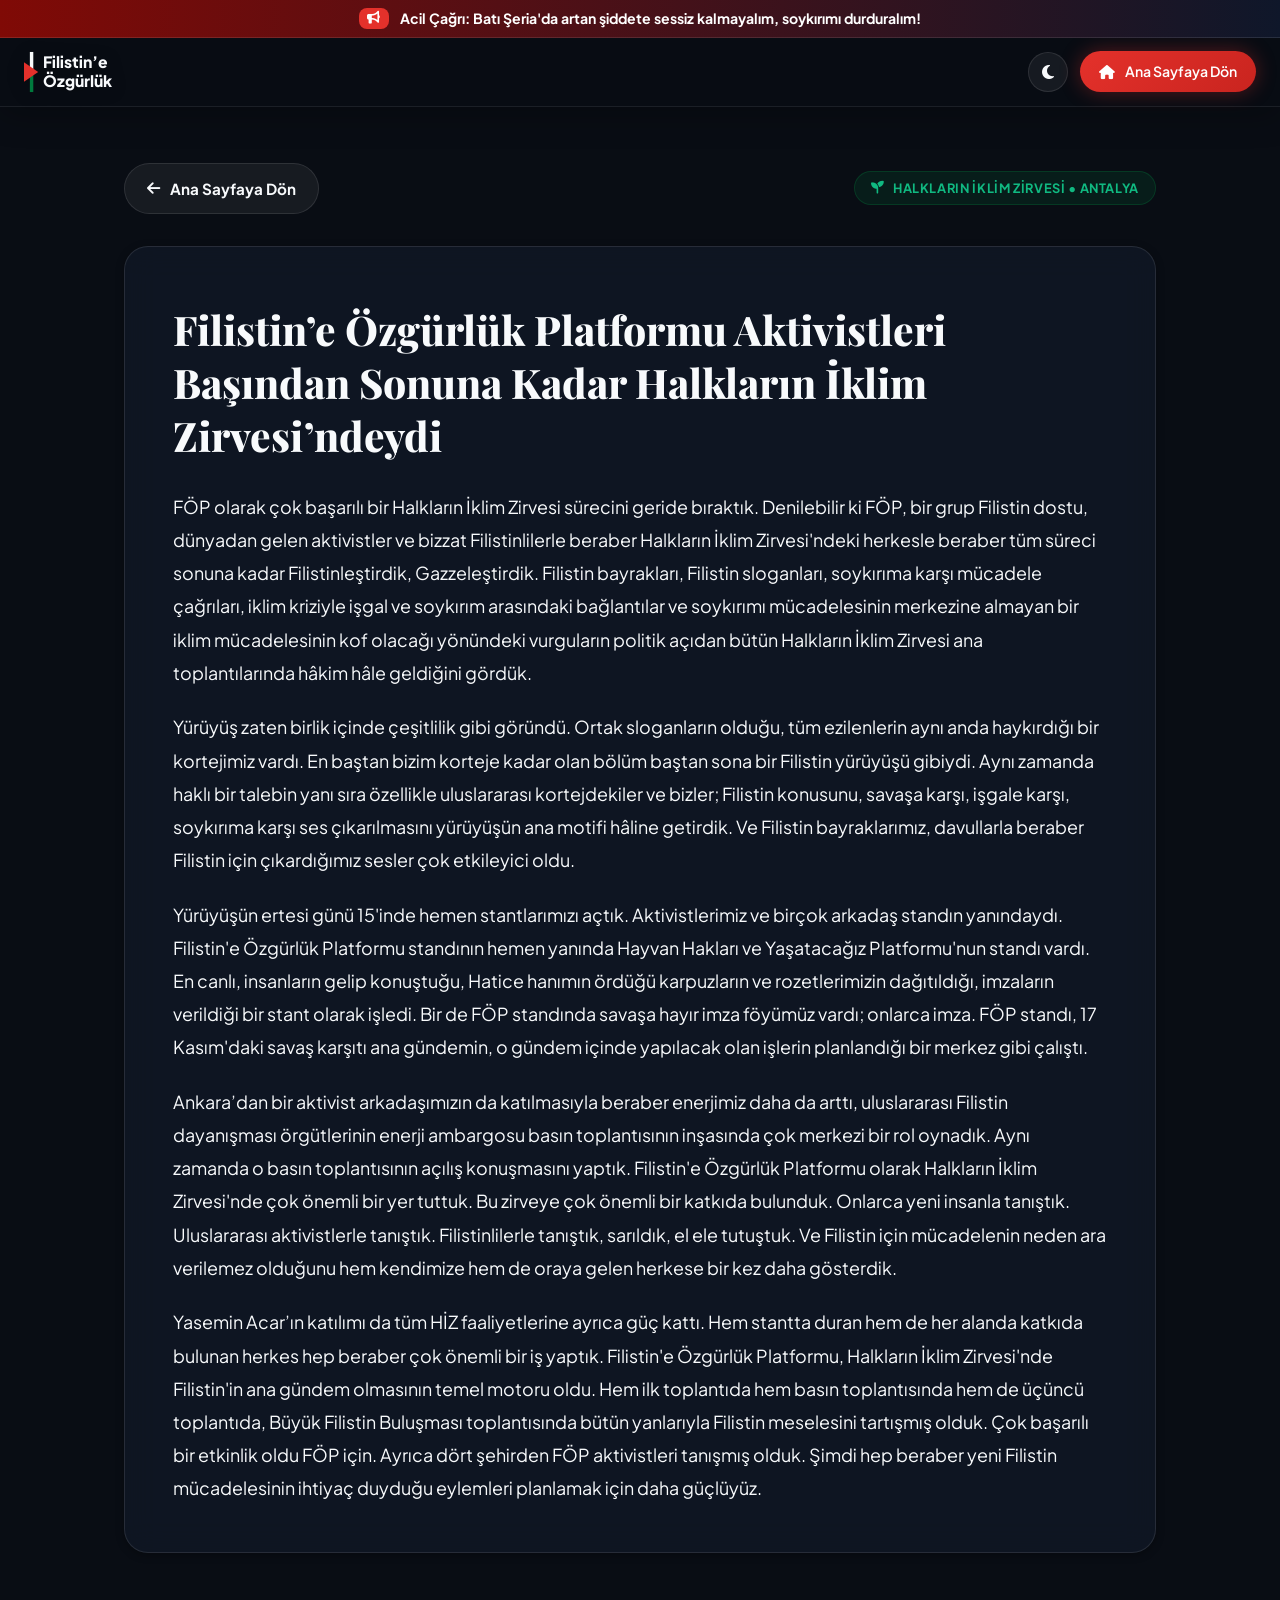
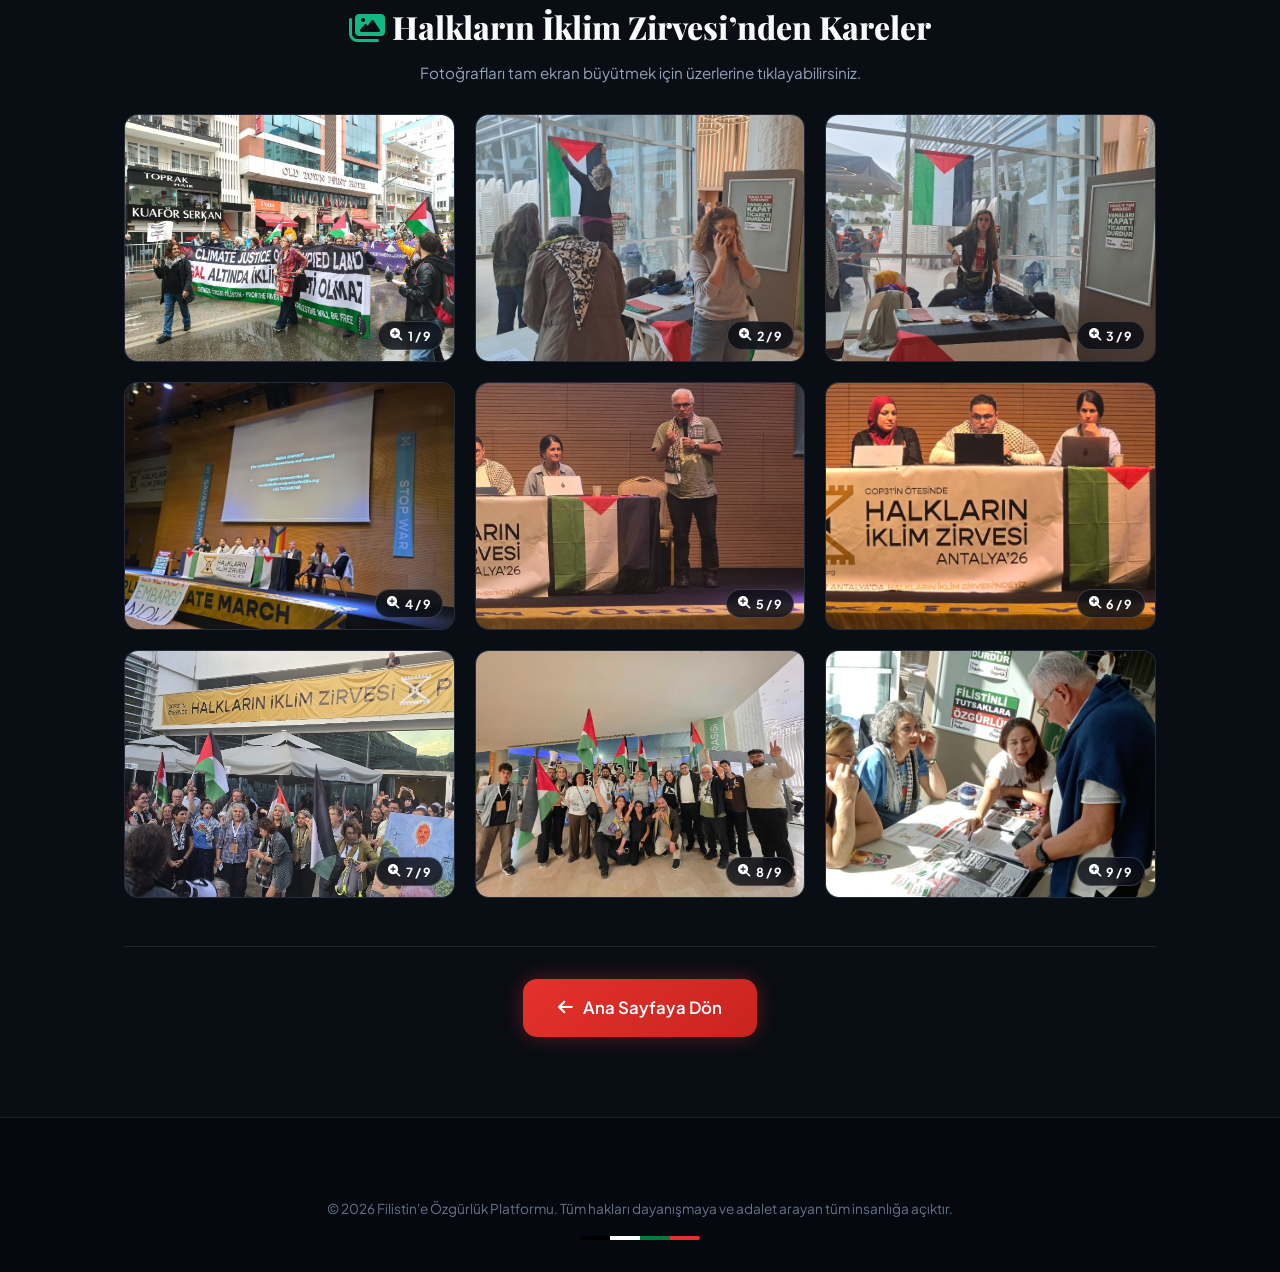
<file: hiz.html>
<!DOCTYPE html>
<html lang="tr" data-theme="dark">
<head>
    <meta charset="UTF-8">
    <meta name="viewport" content="width=device-width, initial-scale=1.0">
    <title>Filistin’e Özgürlük Platformu Aktivistleri Başından Sonuna Kadar Halkların İklim Zirvesi’ndeydi | Filistin'e Özgürlük Platformu</title>
    <meta name="description" content="Filistin’e Özgürlük Platformu (FÖP) aktivistlerinin Antalya Halkların İklim Zirvesi (HİZ) değerlendirmesi ve fotoğraf galerisi.">

    <!-- Google Fonts -->
    <link rel="preconnect" href="https://fonts.googleapis.com">
    <link rel="preconnect" href="https://fonts.gstatic.com" crossorigin>
    <link href="https://fonts.googleapis.com/css2?family=Plus+Jakarta+Sans:wght@400;500;600;700;800&family=Playfair+Display:ital,wght@0,600;0,800;1,400&display=swap" rel="stylesheet">

    <!-- FontAwesome for crisp icons -->
    <link rel="stylesheet" href="https://cdnjs.cloudflare.com/ajax/libs/font-awesome/6.5.1/css/all.min.css">

    <!-- Main Stylesheet -->
    <link rel="stylesheet" href="style.css">

    <style>
        .hiz-page-section {
            padding: 3.5rem 0 5rem;
            position: relative;
        }

        .hiz-page-container {
            max-width: 1080px;
            margin: 0 auto;
            padding: 0 1.5rem;
        }

        .hiz-back-bar {
            display: flex;
            align-items: center;
            justify-content: space-between;
            flex-wrap: wrap;
            gap: 1rem;
            margin-bottom: 2rem;
        }

        .hiz-back-bar.bottom {
            margin-top: 3rem;
            margin-bottom: 0;
            justify-content: center;
            padding-top: 2rem;
            border-top: 1px solid var(--border-color);
        }

        .hiz-back-btn {
            display: inline-flex;
            align-items: center;
            gap: 0.6rem;
            padding: 0.75rem 1.4rem;
            border-radius: var(--radius-full);
            font-weight: 700;
            font-size: 0.95rem;
            background: rgba(255, 255, 255, 0.06);
            border: 1px solid var(--border-color);
            color: var(--text-primary);
            text-decoration: none;
            transition: all var(--transition-fast);
        }

        .hiz-back-btn:hover {
            background: var(--palestine-green);
            border-color: var(--palestine-green);
            color: #FFFFFF;
            transform: translateY(-2px);
            box-shadow: var(--shadow-green-glow);
        }

        .hiz-article-card {
            padding: clamp(1.5rem, 4vw, 3rem);
            margin-bottom: 3rem;
        }

        .hiz-article-title {
            font-family: var(--font-serif);
            font-size: clamp(1.65rem, 3.6vw, 2.55rem);
            font-weight: 800;
            line-height: 1.3;
            color: var(--text-primary);
            margin: 0.5rem 0 1.75rem;
        }

        .hiz-article-content {
            display: flex;
            flex-direction: column;
            gap: 1.35rem;
        }

        .hiz-article-content p {
            font-size: clamp(1.02rem, 1.5vw, 1.12rem);
            line-height: 1.85;
            color: var(--text-primary);
            margin: 0;
        }

        .hiz-gallery-header {
            margin-bottom: 1.75rem;
            text-align: center;
        }

        .hiz-gallery-title {
            font-family: var(--font-serif);
            font-size: clamp(1.45rem, 3vw, 2rem);
            font-weight: 800;
            color: var(--text-primary);
            margin-bottom: 0.4rem;
        }

        .hiz-gallery-subtitle {
            color: var(--text-secondary);
            font-size: 0.95rem;
        }

        .hiz-gallery-grid {
            display: grid;
            grid-template-columns: repeat(3, minmax(0, 1fr));
            gap: 1.25rem;
        }

        .hiz-gallery-item {
            position: relative;
            border-radius: var(--radius-md);
            overflow: hidden;
            border: 1px solid var(--border-color);
            background: rgba(15, 23, 42, 0.7);
            cursor: pointer;
            aspect-ratio: 4 / 3;
            padding: 0;
            display: block;
            width: 100%;
            transition: transform var(--transition-normal), border-color var(--transition-normal), box-shadow var(--transition-normal);
        }

        .hiz-gallery-item:hover,
        .hiz-gallery-item:focus-visible {
            transform: translateY(-4px);
            border-color: var(--palestine-green);
            box-shadow: var(--shadow-lg);
            outline: none;
        }

        .hiz-gallery-item img {
            width: 100%;
            height: 100%;
            object-fit: cover;
            display: block;
            transition: transform 0.4s ease;
        }

        .hiz-gallery-item:hover img {
            transform: scale(1.04);
        }

        .hiz-gallery-zoom-badge {
            position: absolute;
            bottom: 0.65rem;
            right: 0.65rem;
            background: rgba(9, 13, 20, 0.82);
            color: #FFFFFF;
            border: 1px solid rgba(255, 255, 255, 0.18);
            border-radius: var(--radius-full);
            padding: 0.35rem 0.7rem;
            font-size: 0.78rem;
            font-weight: 700;
            display: inline-flex;
            align-items: center;
            gap: 0.35rem;
            backdrop-filter: blur(6px);
            pointer-events: none;
        }

        /* Lightbox Modal */
        .hiz-lightbox {
            position: fixed;
            inset: 0;
            z-index: 3000;
            background: rgba(5, 8, 14, 0.92);
            backdrop-filter: blur(10px);
            -webkit-backdrop-filter: blur(10px);
            display: none;
            align-items: center;
            justify-content: center;
            padding: 1.5rem;
        }

        .hiz-lightbox.active {
            display: flex;
        }

        .hiz-lightbox-inner {
            position: relative;
            max-width: 1120px;
            width: 100%;
            max-height: 90vh;
            display: flex;
            flex-direction: column;
            align-items: center;
            justify-content: center;
        }

        .hiz-lightbox-topbar {
            width: 100%;
            display: flex;
            align-items: center;
            justify-content: space-between;
            margin-bottom: 0.85rem;
            gap: 1rem;
        }

        .hiz-lightbox-counter {
            color: #F8FAFC;
            font-weight: 700;
            font-size: 0.95rem;
            background: rgba(255, 255, 255, 0.08);
            padding: 0.4rem 0.9rem;
            border-radius: var(--radius-full);
            border: 1px solid rgba(255, 255, 255, 0.15);
        }

        .hiz-lightbox-close {
            background: var(--palestine-red);
            color: #FFFFFF;
            border: 1px solid var(--palestine-red);
            border-radius: var(--radius-md);
            padding: 0.5rem 1.1rem;
            font-weight: 700;
            font-size: 0.92rem;
            display: inline-flex;
            align-items: center;
            gap: 0.45rem;
            cursor: pointer;
            transition: all var(--transition-fast);
        }

        .hiz-lightbox-close:hover {
            background: var(--palestine-red-hover);
        }

        .hiz-lightbox-stage {
            position: relative;
            width: 100%;
            display: flex;
            align-items: center;
            justify-content: center;
        }

        .hiz-lightbox-img {
            max-width: 100%;
            max-height: 78vh;
            width: auto;
            height: auto;
            object-fit: contain;
            border-radius: var(--radius-md);
            border: 1px solid rgba(255, 255, 255, 0.15);
            box-shadow: 0 20px 50px rgba(0, 0, 0, 0.65);
        }

        .hiz-lightbox-nav {
            position: absolute;
            top: 50%;
            transform: translateY(-50%);
            width: 46px;
            height: 46px;
            border-radius: 50%;
            background: rgba(17, 24, 39, 0.85);
            border: 1px solid rgba(255, 255, 255, 0.22);
            color: #FFFFFF;
            display: flex;
            align-items: center;
            justify-content: center;
            font-size: 1.1rem;
            cursor: pointer;
            transition: all var(--transition-fast);
        }

        .hiz-lightbox-nav:hover {
            background: var(--palestine-green);
            border-color: var(--palestine-green);
        }

        .hiz-lightbox-nav.prev {
            left: 0.5rem;
        }

        .hiz-lightbox-nav.next {
            right: 0.5rem;
        }

        @media (max-width: 900px) {
            .hiz-gallery-grid {
                grid-template-columns: repeat(2, minmax(0, 1fr));
            }
        }

        @media (max-width: 600px) {
            .hiz-gallery-grid {
                grid-template-columns: minmax(0, 1fr);
            }
            .hiz-gallery-item {
                aspect-ratio: auto;
            }
            .hiz-gallery-item img {
                height: auto;
                object-fit: contain;
            }
            .hiz-lightbox {
                padding: 0.85rem;
            }
            .hiz-lightbox-nav {
                width: 40px;
                height: 40px;
            }
        }
    </style>
</head>
<body>

    <!-- Dynamic Reading Progress Bar -->
    <div id="scroll-progress" class="scroll-progress"></div>

    <!-- Announcement & Urgent Ticker -->
    <div class="urgent-ticker">
        <div class="ticker-content">
            <span class="ticker-badge"><i class="fa-solid fa-bullhorn"></i></span>
            <span class="ticker-text">Acil Çağrı: Batı Şeria'da artan şiddete sessiz kalmayalım, soykırımı durduralım!</span>
        </div>
    </div>

    <!-- Navbar Section -->
    <header class="navbar-header" id="navbar">
        <div class="nav-container">
            <a href="index.html" class="brand-logo" aria-label="Filistin'e Özgürlük Ana Sayfası">
                <svg viewBox="0 0 420 180" class="official-logo-svg">
                    <rect x="24" y="8" width="14" height="82" class="top-stripe" />
                    <rect x="24" y="90" width="14" height="82" fill="#007A3D" />
                    <polygon points="0,50 0,130 58,90" fill="#E4312B" />
                    <text x="76" y="74" font-size="64" font-weight="800" class="logo-text">Filistin’e</text>
                    <text x="76" y="152" font-size="64" font-weight="800" class="logo-text">Özgürlük</text>
                </svg>
            </a>

            <div class="nav-actions">
                <button class="theme-toggle" id="theme-toggle" title="Karanlık / Aydınlık Mod" aria-label="Tema Değiştir">
                    <i class="fa-solid fa-moon"></i>
                </button>
                <a href="index.html" class="btn btn-primary nav-cta">
                    <i class="fa-solid fa-house"></i> Ana Sayfaya Dön
                </a>
            </div>
        </div>
    </header>

    <main>
        <section class="hiz-page-section">
            <div class="hiz-page-container">
                <!-- Top Return Button -->
                <div class="hiz-back-bar">
                    <a href="index.html" class="hiz-back-btn">
                        <i class="fa-solid fa-arrow-left"></i> Ana Sayfaya Dön
                    </a>
                    <span class="section-tag green-tag" style="margin-bottom: 0;">
                        <i class="fa-solid fa-seedling"></i> HALKLARIN İKLİM ZİRVESİ • ANTALYA
                    </span>
                </div>

                <!-- Main Article Content -->
                <article class="glass-panel hiz-article-card">
                    <h1 class="hiz-article-title">
                        Filistin’e Özgürlük Platformu Aktivistleri Başından Sonuna Kadar Halkların İklim Zirvesi’ndeydi
                    </h1>

                    <div class="hiz-article-content">
                        <p>
                            FÖP olarak çok başarılı bir Halkların İklim Zirvesi sürecini geride bıraktık. Denilebilir ki FÖP, bir grup Filistin dostu, dünyadan gelen aktivistler ve bizzat Filistinlilerle beraber Halkların İklim Zirvesi'ndeki herkesle beraber tüm süreci sonuna kadar Filistinleştirdik, Gazzeleştirdik. Filistin bayrakları, Filistin sloganları, soykırıma karşı mücadele çağrıları, iklim kriziyle işgal ve soykırım arasındaki bağlantılar ve soykırımı mücadelesinin merkezine almayan bir iklim mücadelesinin kof olacağı yönündeki vurguların politik açıdan bütün Halkların İklim Zirvesi ana toplantılarında hâkim hâle geldiğini gördük.
                        </p>

                        <p>
                            Yürüyüş zaten birlik içinde çeşitlilik gibi göründü. Ortak sloganların olduğu, tüm ezilenlerin aynı anda haykırdığı bir kortejimiz vardı. En baştan bizim korteje kadar olan bölüm baştan sona bir Filistin yürüyüşü gibiydi. Aynı zamanda haklı bir talebin yanı sıra özellikle uluslararası kortejdekiler ve bizler; Filistin konusunu, savaşa karşı, işgale karşı, soykırıma karşı ses çıkarılmasını yürüyüşün ana motifi hâline getirdik. Ve Filistin bayraklarımız, davullarla beraber Filistin için çıkardığımız sesler çok etkileyici oldu.
                        </p>

                        <p>
                            Yürüyüşün ertesi günü 15'inde hemen stantlarımızı açtık. Aktivistlerimiz ve birçok arkadaş standın yanındaydı. Filistin'e Özgürlük Platformu standının hemen yanında Hayvan Hakları ve Yaşatacağız Platformu'nun standı vardı. En canlı, insanların gelip konuştuğu, Hatice hanımın ördüğü karpuzların ve rozetlerimizin dağıtıldığı, imzaların verildiği bir stant olarak işledi. Bir de FÖP standında savaşa hayır imza föyümüz vardı; onlarca imza. FÖP standı, 17 Kasım'daki savaş karşıtı ana gündemin, o gündem içinde yapılacak olan işlerin planlandığı bir merkez gibi çalıştı.
                        </p>

                        <p>
                            Ankara’dan bir aktivist arkadaşımızın da katılmasıyla beraber enerjimiz daha da arttı, uluslararası Filistin dayanışması örgütlerinin enerji ambargosu basın toplantısının inşasında çok merkezi bir rol oynadık. Aynı zamanda o basın toplantısının açılış konuşmasını yaptık. Filistin'e Özgürlük Platformu olarak Halkların İklim Zirvesi'nde çok önemli bir yer tuttuk. Bu zirveye çok önemli bir katkıda bulunduk. Onlarca yeni insanla tanıştık. Uluslararası aktivistlerle tanıştık. Filistinlilerle tanıştık, sarıldık, el ele tutuştuk. Ve Filistin için mücadelenin neden ara verilemez olduğunu hem kendimize hem de oraya gelen herkese bir kez daha gösterdik.
                        </p>

                        <p>
                            Yasemin Acar’ın katılımı da tüm HİZ faaliyetlerine ayrıca güç kattı. Hem stantta duran hem de her alanda katkıda bulunan herkes hep beraber çok önemli bir iş yaptık. Filistin'e Özgürlük Platformu, Halkların İklim Zirvesi'nde Filistin'in ana gündem olmasının temel motoru oldu. Hem ilk toplantıda hem basın toplantısında hem de üçüncü toplantıda, Büyük Filistin Buluşması toplantısında bütün yanlarıyla Filistin meselesini tartışmış olduk. Çok başarılı bir etkinlik oldu FÖP için. Ayrıca dört şehirden FÖP aktivistleri tanışmış olduk. Şimdi hep beraber yeni Filistin mücadelesinin ihtiyaç duyduğu eylemleri planlamak için daha güçlüyüz.
                        </p>
                    </div>
                </article>

                <!-- Photo Gallery Section -->
                <div class="hiz-gallery-section">
                    <div class="hiz-gallery-header">
                        <h2 class="hiz-gallery-title"><i class="fa-solid fa-images green-text"></i> Halkların İklim Zirvesi’nden Kareler</h2>
                        <p class="hiz-gallery-subtitle">Fotoğrafları tam ekran büyütmek için üzerlerine tıklayabilirsiniz.</p>
                    </div>

                    <div class="hiz-gallery-grid" id="hiz-gallery-grid">
                        <button type="button" class="hiz-gallery-item" data-index="0" aria-label="Halkların İklim Zirvesi Fotoğraf 1">
                            <img src="assets/hiz/1.jpeg" alt="Halkların İklim Zirvesi Filistin’e Özgürlük Platformu Yürüyüşü - Fotoğraf 1" loading="lazy">
                            <span class="hiz-gallery-zoom-badge"><i class="fa-solid fa-magnifying-glass-plus"></i> 1 / 9</span>
                        </button>
                        <button type="button" class="hiz-gallery-item" data-index="1" aria-label="Halkların İklim Zirvesi Fotoğraf 2">
                            <img src="assets/hiz/2.jpeg" alt="Halkların İklim Zirvesi Filistin’e Özgürlük Platformu Standı - Fotoğraf 2" loading="lazy">
                            <span class="hiz-gallery-zoom-badge"><i class="fa-solid fa-magnifying-glass-plus"></i> 2 / 9</span>
                        </button>
                        <button type="button" class="hiz-gallery-item" data-index="2" aria-label="Halkların İklim Zirvesi Fotoğraf 3">
                            <img src="assets/hiz/3.jpeg" alt="Halkların İklim Zirvesi Filistin’e Özgürlük Platformu Stand Hazırlığı - Fotoğraf 3" loading="lazy">
                            <span class="hiz-gallery-zoom-badge"><i class="fa-solid fa-magnifying-glass-plus"></i> 3 / 9</span>
                        </button>
                        <button type="button" class="hiz-gallery-item" data-index="3" aria-label="Halkların İklim Zirvesi Fotoğraf 4">
                            <img src="assets/hiz/4.jpeg" alt="Halkların İklim Zirvesi Enerji Ambargosu Basın Toplantısı - Fotoğraf 4" loading="lazy">
                            <span class="hiz-gallery-zoom-badge"><i class="fa-solid fa-magnifying-glass-plus"></i> 4 / 9</span>
                        </button>
                        <button type="button" class="hiz-gallery-item" data-index="4" aria-label="Halkların İklim Zirvesi Fotoğraf 5">
                            <img src="assets/hiz/5.jpeg" alt="Halkların İklim Zirvesi Basın Toplantısı Açılış Konuşması - Fotoğraf 5" loading="lazy">
                            <span class="hiz-gallery-zoom-badge"><i class="fa-solid fa-magnifying-glass-plus"></i> 5 / 9</span>
                        </button>
                        <button type="button" class="hiz-gallery-item" data-index="5" aria-label="Halkların İklim Zirvesi Fotoğraf 6">
                            <img src="assets/hiz/6.jpeg" alt="Halkların İklim Zirvesi Konuşmacıları - Fotoğraf 6" loading="lazy">
                            <span class="hiz-gallery-zoom-badge"><i class="fa-solid fa-magnifying-glass-plus"></i> 6 / 9</span>
                        </button>
                        <button type="button" class="hiz-gallery-item" data-index="6" aria-label="Halkların İklim Zirvesi Fotoğraf 7">
                            <img src="assets/hiz/7.jpeg" alt="Halkların İklim Zirvesi Alanında Filistin Bayrakları - Fotoğraf 7" loading="lazy">
                            <span class="hiz-gallery-zoom-badge"><i class="fa-solid fa-magnifying-glass-plus"></i> 7 / 9</span>
                        </button>
                        <button type="button" class="hiz-gallery-item" data-index="7" aria-label="Halkların İklim Zirvesi Fotoğraf 8">
                            <img src="assets/hiz/8.jpeg" alt="Halkların İklim Zirvesi Filistin’e Özgürlük Platformu Aktivistleri - Fotoğraf 8" loading="lazy">
                            <span class="hiz-gallery-zoom-badge"><i class="fa-solid fa-magnifying-glass-plus"></i> 8 / 9</span>
                        </button>
                        <button type="button" class="hiz-gallery-item" data-index="8" aria-label="Halkların İklim Zirvesi Fotoğraf 9">
                            <img src="assets/hiz/9.jpeg" alt="Halkların İklim Zirvesi FÖP Standı İmza Çalışması - Fotoğraf 9" loading="lazy">
                            <span class="hiz-gallery-zoom-badge"><i class="fa-solid fa-magnifying-glass-plus"></i> 9 / 9</span>
                        </button>
                    </div>
                </div>

                <!-- Bottom Return Button -->
                <div class="hiz-back-bar bottom">
                    <a href="index.html" class="btn btn-primary btn-lg">
                        <i class="fa-solid fa-arrow-left"></i> Ana Sayfaya Dön
                    </a>
                </div>
            </div>
        </section>
    </main>

    <!-- Footer Section -->
    <footer class="site-footer">
        <div class="container">
            <div class="footer-bottom" style="border-top: none; padding-top: 0;">
                <p>&copy; 2026 Filistin'e Özgürlük Platformu. Tüm hakları dayanışmaya ve adalet arayan tüm insanlığa açıktır.</p>
                <div class="flag-bar">
                    <span class="flag-stripe black"></span>
                    <span class="flag-stripe white"></span>
                    <span class="flag-stripe green"></span>
                    <span class="flag-stripe red"></span>
                </div>
            </div>
        </div>
    </footer>

    <!-- Fullscreen Lightbox Overlay -->
    <div class="hiz-lightbox" id="hiz-lightbox" role="dialog" aria-modal="true" aria-label="Fotoğraf Görünümü">
        <div class="hiz-lightbox-inner">
            <div class="hiz-lightbox-topbar">
                <span class="hiz-lightbox-counter" id="hiz-lightbox-counter">1 / 9</span>
                <button type="button" class="hiz-lightbox-close" id="hiz-lightbox-close" aria-label="Kapat">
                    <i class="fa-solid fa-xmark"></i> Kapat
                </button>
            </div>
            <div class="hiz-lightbox-stage">
                <button type="button" class="hiz-lightbox-nav prev" id="hiz-lightbox-prev" aria-label="Önceki Fotoğraf">
                    <i class="fa-solid fa-chevron-left"></i>
                </button>
                <img src="assets/hiz/1.jpeg" alt="Halkların İklim Zirvesi Fotoğrafı" class="hiz-lightbox-img" id="hiz-lightbox-img">
                <button type="button" class="hiz-lightbox-nav next" id="hiz-lightbox-next" aria-label="Sonraki Fotoğraf">
                    <i class="fa-solid fa-chevron-right"></i>
                </button>
            </div>
        </div>
    </div>

    <script>
        document.addEventListener('DOMContentLoaded', () => {
            // Theme Toggle support
            const themeToggleBtn = document.getElementById('theme-toggle');
            const htmlElem = document.documentElement;
            const savedTheme = localStorage.getItem('fo_theme') || 'dark';
            htmlElem.setAttribute('data-theme', savedTheme);

            function updateThemeIcon(theme) {
                if (!themeToggleBtn) return;
                const icon = themeToggleBtn.querySelector('i');
                if (theme === 'light') {
                    icon.className = 'fa-solid fa-sun';
                    themeToggleBtn.title = 'Karanlık Moda Geç';
                } else {
                    icon.className = 'fa-solid fa-moon';
                    themeToggleBtn.title = 'Aydınlık Moda Geç';
                }
            }
            updateThemeIcon(savedTheme);

            themeToggleBtn?.addEventListener('click', () => {
                const currentTheme = htmlElem.getAttribute('data-theme');
                const newTheme = currentTheme === 'dark' ? 'light' : 'dark';
                htmlElem.setAttribute('data-theme', newTheme);
                localStorage.setItem('fo_theme', newTheme);
                updateThemeIcon(newTheme);
            });

            // Reading Progress Bar
            const scrollProgress = document.getElementById('scroll-progress');
            window.addEventListener('scroll', () => {
                const scrollTop = window.scrollY;
                const docHeight = document.documentElement.scrollHeight - window.innerHeight;
                const scrolled = docHeight > 0 ? (scrollTop / docHeight) * 100 : 0;
                if (scrollProgress) scrollProgress.style.width = `${scrolled}%`;
            });

            // Lightbox Logic
            const photos = [
                'assets/hiz/1.jpeg',
                'assets/hiz/2.jpeg',
                'assets/hiz/3.jpeg',
                'assets/hiz/4.jpeg',
                'assets/hiz/5.jpeg',
                'assets/hiz/6.jpeg',
                'assets/hiz/7.jpeg',
                'assets/hiz/8.jpeg',
                'assets/hiz/9.jpeg'
            ];

            const lightbox = document.getElementById('hiz-lightbox');
            const lightboxImg = document.getElementById('hiz-lightbox-img');
            const lightboxCounter = document.getElementById('hiz-lightbox-counter');
            const closeBtn = document.getElementById('hiz-lightbox-close');
            const prevBtn = document.getElementById('hiz-lightbox-prev');
            const nextBtn = document.getElementById('hiz-lightbox-next');
            let currentIndex = 0;

            function showPhoto(index) {
                currentIndex = (index + photos.length) % photos.length;
                lightboxImg.src = photos[currentIndex];
                lightboxImg.alt = `Halkların İklim Zirvesi - Fotoğraf ${currentIndex + 1}`;
                lightboxCounter.textContent = `${currentIndex + 1} / ${photos.length}`;
            }

            function openLightbox(index) {
                showPhoto(index);
                lightbox.classList.add('active');
                document.body.style.overflow = 'hidden';
            }

            function closeLightbox() {
                lightbox.classList.remove('active');
                document.body.style.overflow = '';
            }

            document.querySelectorAll('.hiz-gallery-item').forEach(btn => {
                btn.addEventListener('click', () => {
                    const idx = parseInt(btn.getAttribute('data-index') || '0', 10);
                    openLightbox(idx);
                });
            });

            closeBtn?.addEventListener('click', closeLightbox);
            prevBtn?.addEventListener('click', (e) => {
                e.stopPropagation();
                showPhoto(currentIndex - 1);
            });
            nextBtn?.addEventListener('click', (e) => {
                e.stopPropagation();
                showPhoto(currentIndex + 1);
            });

            lightbox?.addEventListener('click', (e) => {
                if (e.target === lightbox || e.target.classList.contains('hiz-lightbox-stage')) {
                    closeLightbox();
                }
            });

            document.addEventListener('keydown', (e) => {
                if (!lightbox.classList.contains('active')) return;
                if (e.key === 'Escape') closeLightbox();
                if (e.key === 'ArrowLeft') showPhoto(currentIndex - 1);
                if (e.key === 'ArrowRight') showPhoto(currentIndex + 1);
            });
        });
    </script>
</body>
</html>
</file>
<file: style.css>
/* ==========================================================================
   Filistin'e Özgürlük Platformu - Modern & Responsive Stylesheet
   ========================================================================== */

:root {
    --palestine-red: #E4312B;
    --palestine-red-hover: #c9241f;
    --palestine-green: #007A3D;
    --palestine-green-hover: #006030;
    --palestine-black: #0F172A;
    --palestine-white: #FFFFFF;
    --palestine-gold: #EAB308;

    --bg-main: #090D14;
    --bg-surface: #111827;
    --bg-card: rgba(17, 24, 39, 0.75);
    --bg-card-hover: rgba(30, 41, 59, 0.85);
    --border-color: rgba(255, 255, 255, 0.1);
    --border-color-glow: rgba(0, 122, 61, 0.4);

    --text-primary: #F8FAFC;
    --text-secondary: #94A3B8;
    --text-muted: #64748B;

    --shadow-sm: 0 2px 8px rgba(0, 0, 0, 0.3);
    --shadow-lg: 0 12px 32px rgba(0, 0, 0, 0.5);
    --shadow-red-glow: 0 0 20px rgba(228, 49, 43, 0.35);
    --shadow-green-glow: 0 0 20px rgba(0, 122, 61, 0.35);

    --font-sans: 'Plus Jakarta Sans', -apple-system, BlinkMacSystemFont, sans-serif;
    --font-serif: 'Playfair Display', Georgia, serif;
    --radius-sm: 8px;
    --radius-md: 14px;
    --radius-lg: 24px;
    --radius-full: 9999px;

    --transition-fast: 0.2s ease;
    --transition-normal: 0.3s cubic-bezier(0.4, 0, 0.2, 1);
}

[data-theme="light"] {
    --bg-main: #F8FAFC;
    --bg-surface: #FFFFFF;
    --bg-card: rgba(255, 255, 255, 0.85);
    --bg-card-hover: rgba(241, 245, 249, 0.95);
    --border-color: rgba(0, 0, 0, 0.08);
    --border-color-glow: rgba(0, 122, 61, 0.3);

    --text-primary: #0F172A;
    --text-secondary: #475569;
    --text-muted: #64748B;

    --shadow-sm: 0 2px 10px rgba(0, 0, 0, 0.06);
    --shadow-lg: 0 12px 32px rgba(0, 0, 0, 0.08);
}

*, *::before, *::after {
    box-sizing: border-box;
    margin: 0;
    padding: 0;
}

html {
    scroll-behavior: smooth;
    font-size: 16px;
    text-size-adjust: 100%;
}

body {
    font-family: var(--font-sans);
    background-color: var(--bg-main);
    color: var(--text-primary);
    line-height: 1.65;
    overflow-x: hidden;
    transition: background-color var(--transition-normal), color var(--transition-normal);
}

a { color: inherit; text-decoration: none; transition: color var(--transition-fast); }
img { max-width: 100%; height: auto; display: block; }
button, input, select, textarea { font-family: inherit; font-size: inherit; outline: none; border: none; }
button { cursor: pointer; }

.container { width: 100%; max-width: 1240px; margin: 0 auto; padding: 0 1.5rem; }
.section { padding: 6rem 0; position: relative; }
.dark-surface { background-color: var(--bg-surface); border-top: 1px solid var(--border-color); border-bottom: 1px solid var(--border-color); }
.grid { display: grid; gap: 2rem; }
.grid-2 { grid-template-columns: repeat(2, 1fr); }
.grid-3 { grid-template-columns: repeat(3, 1fr); }
.grid-4 { grid-template-columns: repeat(4, 1fr); }
.align-center { align-items: center; }
.text-center { text-align: center; }
.section-header { margin-bottom: 3.5rem; }

.section-tag {
    display: inline-flex;
    align-items: center;
    gap: 0.5rem;
    padding: 0.35rem 1rem;
    border-radius: var(--radius-full);
    font-size: 0.8rem;
    font-weight: 700;
    letter-spacing: 0.05em;
    text-transform: uppercase;
    margin-bottom: 1rem;
}

.red-tag { background: rgba(228, 49, 43, 0.15); color: var(--palestine-red); border: 1px solid rgba(228, 49, 43, 0.3); }
.green-tag { background: rgba(0, 122, 61, 0.15); color: #10B981; border: 1px solid rgba(0, 122, 61, 0.3); }
.gold-tag { background: rgba(234, 179, 8, 0.15); color: var(--palestine-gold); border: 1px solid rgba(234, 179, 8, 0.3); }
.dark-tag { background: rgba(148, 163, 184, 0.15); color: var(--text-primary); border: 1px solid var(--border-color); }

.section-title { font-family: var(--font-serif); font-size: clamp(2rem, 4vw, 2.75rem); font-weight: 800; margin-bottom: 1rem; line-height: 1.25; }
.section-subtitle { color: var(--text-secondary); font-size: 1.1rem; max-width: 650px; margin: 0 auto; }

.glass-panel, .glass-card {
    background: var(--bg-card);
    backdrop-filter: blur(16px);
    -webkit-backdrop-filter: blur(16px);
    border: 1px solid var(--border-color);
    border-radius: var(--radius-lg);
    box-shadow: var(--shadow-sm);
    transition: transform var(--transition-normal), border-color var(--transition-normal), box-shadow var(--transition-normal);
}

.glass-card:hover {
    border-color: var(--border-color-glow);
    box-shadow: var(--shadow-lg);
    transform: translateY(-4px);
}

.btn {
    display: inline-flex;
    align-items: center;
    justify-content: center;
    gap: 0.6rem;
    padding: 0.75rem 1.6rem;
    border-radius: var(--radius-md);
    font-weight: 600;
    font-size: 0.95rem;
    transition: all var(--transition-normal);
    position: relative;
    overflow: hidden;
}

.btn-primary { background: linear-gradient(135deg, var(--palestine-red) 0%, var(--palestine-red-hover) 100%); color: #FFFFFF; box-shadow: var(--shadow-red-glow); }
.btn-primary:hover { transform: translateY(-2px); box-shadow: 0 8px 24px rgba(228, 49, 43, 0.5); }
.btn-secondary { background: rgba(0, 122, 61, 0.2); color: #10B981; border: 1px solid rgba(0, 122, 61, 0.4); }
.btn-secondary:hover { background: var(--palestine-green); color: #FFFFFF; box-shadow: var(--shadow-green-glow); transform: translateY(-2px); }
.btn-outline-light { background: transparent; border: 1px solid var(--border-color); color: var(--text-primary); }
.btn-outline-light:hover { border-color: var(--palestine-green); color: #10B981; background: rgba(0, 122, 61, 0.1); }
.btn-outline-primary { background: transparent; border: 1px solid var(--palestine-red); color: var(--palestine-red); }
.btn-outline-primary:hover { background: var(--palestine-red); color: #FFFFFF; }
.btn-lg { padding: 0.95rem 2.2rem; font-size: 1.05rem; border-radius: var(--radius-md); }
.btn-sm { padding: 0.45rem 1rem; font-size: 0.85rem; border-radius: var(--radius-sm); }
.btn-block { width: 100%; }
.btn-link { background: none; color: var(--palestine-green); padding: 0; font-weight: 600; }
.btn-link:hover { color: #10B981; }

.scroll-progress { position: fixed; top: 0; left: 0; height: 4px; background: linear-gradient(90deg, var(--palestine-red), var(--palestine-gold), var(--palestine-green)); width: 0%; z-index: 1100; transition: width 0.1s linear; }
.urgent-ticker { background: linear-gradient(90deg, #800A06 0%, #0F172A 100%); color: #FFFFFF; padding: 0.5rem 1rem; font-size: 0.88rem; border-bottom: 1px solid rgba(255, 255, 255, 0.1); position: relative; z-index: 1000; }
.ticker-content { max-width: 1240px; margin: 0 auto; display: flex; align-items: center; justify-content: center; gap: 0.7rem; flex-wrap: nowrap; }
.ticker-badge { background: var(--palestine-red); padding: 0.25rem 0.55rem; border-radius: var(--radius-sm); font-weight: 800; font-size: 0.8rem; animation: pulse-red 2s infinite; flex-shrink: 0; display: inline-flex; align-items: center; justify-content: center; }
@keyframes pulse-red { 0%, 100% { opacity: 1; transform: scale(1); } 50% { opacity: 0.85; transform: scale(1.03); } }
.ticker-text { flex: 0 1 auto; white-space: normal; overflow: visible; text-overflow: unset; font-weight: 700; line-height: 1.4; }

/* --------------------------------------------------------------------------
   Header & Navbar Section (Premium Glassmorphism Redesign)
   -------------------------------------------------------------------------- */
.navbar-header {
    position: sticky;
    top: 0;
    z-index: 999;
    background: rgba(9, 13, 20, 0.82);
    backdrop-filter: blur(24px);
    -webkit-backdrop-filter: blur(24px);
    border-bottom: 1px solid rgba(255, 255, 255, 0.08);
    box-shadow: 0 8px 32px rgba(0, 0, 0, 0.25);
    transition: all var(--transition-normal);
}

[data-theme="light"] .navbar-header {
    background: rgba(255, 255, 255, 0.88);
    border-bottom: 1px solid rgba(15, 23, 42, 0.08);
    box-shadow: 0 8px 24px rgba(15, 23, 42, 0.06);
}

.nav-container {
    max-width: 1320px;
    margin: 0 auto;
    padding: 0.75rem 1.5rem;
    display: flex;
    align-items: center;
    justify-content: space-between;
    gap: 1rem;
}

.brand-logo {
    display: inline-flex;
    align-items: center;
    text-decoration: none;
    height: 44px;
    flex-shrink: 0;
    transition: transform var(--transition-fast);
}

.brand-logo:hover {
    transform: scale(1.02);
}

.brand-logo.sm { height: 36px; }

.official-logo-svg {
    height: 100%;
    width: auto;
    max-width: 210px;
    display: block;
    filter: drop-shadow(0 2px 8px rgba(0, 0, 0, 0.3));
}

[data-theme="light"] .official-logo-svg {
    filter: drop-shadow(0 2px 4px rgba(0, 0, 0, 0.1));
}

.official-logo-svg .top-stripe { fill: var(--text-primary); }
.official-logo-svg .logo-text { fill: var(--text-primary); font-family: var(--font-sans); }

/* Sleek Single-Line Pill Menu */
.nav-menu {
    display: flex;
    align-items: center;
    gap: 0.4rem;
    background: rgba(255, 255, 255, 0.03);
    padding: 0.35rem 0.5rem;
    border-radius: var(--radius-full);
    border: 1px solid rgba(255, 255, 255, 0.06);
}

[data-theme="light"] .nav-menu {
    background: rgba(15, 23, 42, 0.03);
    border-color: rgba(15, 23, 42, 0.08);
}

.nav-link {
    font-size: 0.85rem;
    font-weight: 600;
    color: var(--text-secondary);
    display: inline-flex;
    align-items: center;
    gap: 0.45rem;
    padding: 0.5rem 0.85rem;
    border-radius: var(--radius-full);
    white-space: nowrap;
    line-height: 1;
    border: 1px solid transparent;
    transition: all var(--transition-fast);
}

.nav-link i {
    font-size: 0.92rem;
    transition: transform var(--transition-fast);
}

.nav-link:hover {
    color: var(--text-primary);
    background: rgba(255, 255, 255, 0.08);
    border-color: rgba(255, 255, 255, 0.12);
    transform: translateY(-1px);
}

[data-theme="light"] .nav-link:hover {
    background: rgba(15, 23, 42, 0.06);
    border-color: rgba(15, 23, 42, 0.12);
}

.nav-link:hover i {
    transform: scale(1.15);
}

.nav-link.active {
    color: #10B981;
    background: rgba(0, 122, 61, 0.15);
    border-color: rgba(0, 122, 61, 0.3);
    box-shadow: 0 2px 10px rgba(0, 122, 61, 0.15);
}

[data-theme="light"] .nav-link.active {
    color: var(--palestine-green);
    background: rgba(0, 122, 61, 0.12);
    border-color: rgba(0, 122, 61, 0.25);
}

.nav-actions {
    display: flex;
    align-items: center;
    gap: 0.75rem;
    flex-shrink: 0;
}

.theme-toggle {
    width: 40px;
    height: 40px;
    border-radius: var(--radius-full);
    background: rgba(255, 255, 255, 0.06);
    border: 1px solid var(--border-color);
    color: var(--text-primary);
    display: flex;
    align-items: center;
    justify-content: center;
    transition: all var(--transition-fast);
    cursor: pointer;
}

.theme-toggle:hover {
    background: rgba(255, 255, 255, 0.14);
    border-color: var(--border-color-glow);
    transform: rotate(20deg) scale(1.05);
    color: var(--palestine-gold);
}

.nav-cta {
    border-radius: var(--radius-full);
    padding: 0.55rem 1.2rem;
    font-size: 0.88rem;
    white-space: nowrap;
}

.mobile-toggle {
    display: none;
    flex-direction: column;
    justify-content: center;
    gap: 5px;
    background: rgba(255, 255, 255, 0.05);
    border: 1px solid var(--border-color);
    padding: 0.6rem 0.7rem;
    border-radius: var(--radius-md);
    cursor: pointer;
}
.mobile-toggle span { width: 24px; height: 2.5px; background-color: var(--text-primary); border-radius: 2px; transition: all var(--transition-fast); }

.mobile-drawer { position: fixed; top: 0; right: -320px; width: 300px; height: 100vh; background: var(--bg-surface); border-left: 1px solid var(--border-color); z-index: 1200; padding: 2rem 1.5rem; display: flex; flex-direction: column; justify-content: space-between; transition: right var(--transition-normal); }
.mobile-drawer.active { right: 0; }
.drawer-header { display: flex; align-items: center; justify-content: space-between; padding-bottom: 1rem; border-bottom: 1px solid var(--border-color); }
.drawer-title { font-weight: 800; letter-spacing: 0.1em; color: var(--text-muted); }
.drawer-close { background: none; color: var(--text-primary); font-size: 1.5rem; }
.drawer-nav { display: flex; flex-direction: column; gap: 1rem; margin: 1.5rem 0; overflow-y: auto; }
.drawer-link { font-size: 1rem; font-weight: 600; color: var(--text-secondary); display: flex; align-items: center; gap: 0.8rem; }
.drawer-link:hover { color: var(--palestine-green); }
.drawer-backdrop { position: fixed; inset: 0; background: rgba(0, 0, 0, 0.6); backdrop-filter: blur(4px); z-index: 1150; opacity: 0; pointer-events: none; transition: opacity var(--transition-normal); }
.drawer-backdrop.active { opacity: 1; pointer-events: auto; }

/* --------------------------------------------------------------------------
   Hero Rally Banner (FÖP 31 Aralık 2023 Showcase)
   -------------------------------------------------------------------------- */
.hero-rally-wrapper {
    max-width: 1000px;
    margin: 2.5rem auto 3.5rem;
}

.hero-rally-card {
    padding: 0.75rem;
    background: rgba(15, 23, 42, 0.6);
    backdrop-filter: blur(20px);
    border: 1px solid var(--border-color);
    border-radius: var(--radius-lg);
    box-shadow: 0 16px 40px rgba(0, 0, 0, 0.4);
    overflow: hidden;
    transition: transform var(--transition-normal), border-color var(--transition-normal);
}

.hero-rally-card:hover {
    border-color: var(--border-color-glow);
    transform: translateY(-3px);
}

.hero-rally-img {
    width: 100%;
    height: auto;
    max-height: 420px;
    object-fit: cover;
    border-radius: var(--radius-md);
    display: block;
    box-shadow: 0 4px 20px rgba(0, 0, 0, 0.3);
}

.hero-rally-caption {
    padding: 0.85rem 1rem 0.35rem;
    display: flex;
    align-items: center;
    justify-content: center;
    gap: 0.6rem;
    font-size: 0.95rem;
    font-weight: 700;
    color: var(--text-primary);
    text-align: center;
}
.hero-section { padding: 8rem 0 6rem; position: relative; overflow: hidden; }
.hero-bg-overlay { position: absolute; inset: 0; background: radial-gradient(circle at 50% 20%, rgba(0, 122, 61, 0.15) 0%, rgba(228, 49, 43, 0.08) 45%, rgba(9, 13, 20, 1) 90%); pointer-events: none; }
.hero-container { position: relative; z-index: 2; text-align: center; max-width: 1360px; }

.hero-badge {
    display: inline-flex;
    align-items: center;
    gap: 0.6rem;
    padding: 0.5rem 1.4rem;
    background: rgba(255, 255, 255, 0.06);
    border: 1px solid var(--border-color);
    border-radius: var(--radius-full);
    font-size: 0.95rem;
    font-weight: 700;
    color: var(--text-primary);
    margin-bottom: 2rem;
    box-shadow: 0 4px 15px rgba(0,0,0,0.2);
}

.badge-flag-stripe { width: 8px; height: 8px; border-radius: 50%; }
.badge-flag-stripe.red { background-color: var(--palestine-red); }
.badge-flag-stripe.green { background-color: var(--palestine-green); }
.badge-flag-stripe.white { background-color: #FFFFFF; }

.main-hero-title {
    font-family: var(--font-serif);
    font-size: clamp(3rem, 7vw, 5.5rem);
    font-weight: 800;
    line-height: 1.05;
    margin-bottom: 1.5rem;
    letter-spacing: -0.03em;
    color: var(--text-primary);
    text-shadow: 0 4px 30px rgba(0,0,0,0.5);
}

.hero-description { font-size: 1.2rem; color: var(--text-secondary); margin: 0 auto 2.5rem; max-width: 1000px; line-height: 1.75; }
.hero-buttons { display: flex; align-items: center; justify-content: center; gap: 1.2rem; margin-bottom: 3.5rem; flex-wrap: wrap; }

/* Four Requested Feature Cards (Günün Sözü, Küresel İntifada, Savaş Suçları Dosyası, Duyurular-Tanıtımlar) */
.hero-highlights-grid {
    display: grid;
    grid-template-columns: repeat(4, minmax(0, 1fr));
    gap: 1.35rem;
    margin-top: 2.5rem;
    text-align: left;
    align-items: stretch;
}

.highlight-card {
    padding: 1.5rem;
    display: flex;
    flex-direction: column;
    justify-content: space-between;
    height: 100%;
    min-height: 100%;
    min-width: 0;
}

.announcement-card-content {
    container-type: inline-size;
    display: flow-root;
    margin-bottom: 0.4rem;
}

.announcement-card-media {
    float: left;
    width: 46%;
    max-width: 165px;
    margin: 0.15rem 0.75rem 0.45rem 0;
}

.announcement-card-img {
    width: 100%;
    height: auto;
    object-fit: contain;
    border-radius: var(--radius-sm);
    border: 1px solid var(--border-color);
    display: block;
}

.announcement-card-text {
    font-size: 0.9rem;
    color: var(--text-secondary);
    line-height: 1.55;
    margin: 0;
    overflow-wrap: break-word;
}

.announcement-card-text strong {
    color: var(--text-primary);
    font-weight: 800;
}

.announcement-read-more-link {
    width: fit-content;
}

@container (max-width: 255px) {
    .announcement-card-media {
        float: none;
        width: 100%;
        max-width: 100%;
        margin: 0 0 0.75rem 0;
    }
}

.highlight-badge {
    display: inline-flex;
    align-items: center;
    gap: 0.4rem;
    padding: 0.3rem 0.8rem;
    border-radius: var(--radius-sm);
    font-size: 0.75rem;
    font-weight: 800;
    margin-bottom: 1rem;
    width: fit-content;
    text-transform: uppercase;
}

.gold-bg { background: rgba(234, 179, 8, 0.2); color: var(--palestine-gold); border: 1px solid rgba(234, 179, 8, 0.4); }
.red-bg { background: rgba(228, 49, 43, 0.2); color: var(--palestine-red); border: 1px solid rgba(228, 49, 43, 0.4); }
.green-bg { background: rgba(0, 122, 61, 0.2); color: #10B981; border: 1px solid rgba(0, 122, 61, 0.4); }

.quote-text {
    font-family: var(--font-serif);
    font-size: 1.05rem;
    font-style: italic;
    color: var(--text-primary);
    line-height: 1.6;
    margin-bottom: 1rem;
    overflow-wrap: break-word;
}

.quote-author {
    font-size: 0.85rem;
    font-weight: 700;
    color: var(--palestine-gold);
}

.highlight-title {
    font-size: 1.15rem;
    font-weight: 700;
    margin-bottom: 0.6rem;
}

.highlight-desc {
    font-size: 0.9rem;
    color: var(--text-secondary);
    line-height: 1.5;
}

/* --------------------------------------------------------------------------
   News, Timeline
   -------------------------------------------------------------------------- */
.filter-bar { display: flex; align-items: center; justify-content: center; gap: 0.75rem; margin-bottom: 2.5rem; flex-wrap: wrap; }
.filter-btn { padding: 0.5rem 1.25rem; border-radius: var(--radius-full); background: rgba(255, 255, 255, 0.05); border: 1px solid var(--border-color); color: var(--text-secondary); font-weight: 600; font-size: 0.9rem; transition: all var(--transition-fast); }
.filter-btn:hover, .filter-btn.active { background: var(--palestine-green); color: #FFFFFF; border-color: var(--palestine-green); }
.news-grid { display: grid; grid-template-columns: repeat(3, 1fr); gap: 2rem; }
.news-card { background: var(--bg-card); border: 1px solid var(--border-color); border-radius: var(--radius-lg); overflow: hidden; display: flex; flex-direction: column; transition: all var(--transition-normal); }
.news-card:hover { transform: translateY(-6px); border-color: var(--border-color-glow); box-shadow: var(--shadow-lg); }
.news-card.feature-card { grid-column: span 2; display: grid; grid-template-columns: 1fr 1.15fr; gap: 0; align-items: stretch; background: rgba(15, 23, 42, 0.7); border: 1px solid var(--border-color); backdrop-filter: blur(12px); }
.card-media { position: relative; height: 220px; overflow: hidden; }
.feature-card .card-media { height: 100%; min-height: 320px; border-radius: var(--radius-lg) 0 0 var(--radius-lg); }
.card-media img { width: 100%; height: 100%; object-fit: cover; transition: transform 0.5s ease; }
.news-card:hover .card-media img { transform: scale(1.05); }
.card-badge { position: absolute; top: 1rem; left: 1rem; padding: 0.35rem 0.85rem; border-radius: var(--radius-sm); font-size: 0.75rem; font-weight: 800; text-transform: uppercase; z-index: 2; box-shadow: 0 4px 10px rgba(0,0,0,0.3); }
.card-badge.red { background: var(--palestine-red); color: #FFF; }
.card-badge.green { background: var(--palestine-green); color: #FFF; }
.card-badge.dark { background: #0F172A; color: #FFF; }

.card-body { padding: 2.2rem 2.5rem; display: flex; flex-direction: column; justify-content: center; gap: 1.1rem; flex: 1; }
.card-body .card-title { font-family: var(--font-serif); font-size: 1.35rem; font-weight: 700; line-height: 1.45; color: var(--text-primary); margin: 0; }
.card-body .card-excerpt { font-size: 0.98rem; line-height: 1.7; color: var(--text-secondary); margin: 0; }

/* Aesthetic Custom Devamını Oku Button */
.btn-read-more {
    display: inline-flex;
    align-items: center;
    gap: 0.7rem;
    padding: 0.75rem 1.5rem;
    border-radius: 50px;
    background: linear-gradient(135deg, rgba(228, 49, 43, 0.15), rgba(228, 49, 43, 0.05));
    border: 1px solid rgba(228, 49, 43, 0.4);
    color: #FFFFFF;
    font-weight: 700;
    font-size: 0.92rem;
    letter-spacing: 0.02em;
    cursor: pointer;
    width: fit-content;
    margin-top: 0.5rem;
    transition: all 0.3s cubic-bezier(0.4, 0, 0.2, 1);
    box-shadow: 0 2px 8px rgba(0, 0, 0, 0.2);
}

.btn-read-more i {
    font-size: 0.85rem;
    color: var(--palestine-red);
    transition: transform 0.3s ease, color 0.3s ease;
}

.btn-read-more:hover {
    background: linear-gradient(135deg, var(--palestine-red), #C02621);
    border-color: var(--palestine-red);
    color: #FFFFFF;
    box-shadow: 0 6px 20px rgba(228, 49, 43, 0.45);
    transform: translateY(-2px);
}

.btn-read-more:hover i {
    color: #FFFFFF;
    transform: translateX(6px);
}

.lead-text { font-size: 1.2rem; font-weight: 600; color: var(--text-primary); margin-bottom: 1rem; }
.values-grid { margin-top: 2.5rem; display: flex; flex-direction: column; gap: 1.5rem; }
.value-item { display: flex; gap: 1.2rem; }
.value-icon { width: 48px; height: 48px; border-radius: var(--radius-md); background: rgba(0, 122, 61, 0.15); color: #10B981; display: flex; align-items: center; justify-content: center; font-size: 1.2rem; flex-shrink: 0; }
.value-item h4 { font-size: 1.05rem; margin-bottom: 0.2rem; }
.value-item p { font-size: 0.9rem; color: var(--text-secondary); }
.manifesto-card { padding: 3rem 2.5rem; position: relative; }
.manifesto-title { font-family: var(--font-serif); font-size: 1.6rem; margin-bottom: 1.8rem; display: flex; align-items: center; gap: 0.6rem; }
.manifesto-list { list-style: none; display: flex; flex-direction: column; gap: 1.2rem; margin-bottom: 2.5rem; }
.manifesto-list li { display: flex; align-items: flex-start; gap: 0.8rem; font-size: 1.05rem; color: var(--text-secondary); }
.green-text { color: #10B981; }

.youtube-player-card { padding: 3rem; margin-bottom: 3rem; }
.video-thumbnail-box { position: relative; border-radius: var(--radius-lg); overflow: hidden; height: 280px; border: 1px solid var(--border-color); }
.video-thumbnail-box img { width: 100%; height: 100%; object-fit: cover; }
.yt-play-button { position: absolute; top: 50%; left: 50%; transform: translate(-50%, -50%); width: 72px; height: 72px; border-radius: 50%; background: var(--palestine-red); color: #FFF; font-size: 2.2rem; display: flex; align-items: center; justify-content: center; box-shadow: var(--shadow-red-glow); }
.yt-play-button:hover { transform: translate(-50%, -50%) scale(1.1); }
.live-badge-yt { position: absolute; top: 1rem; left: 1rem; background: #000; color: var(--palestine-red); padding: 0.3rem 0.8rem; border-radius: var(--radius-sm); font-size: 0.75rem; font-weight: 800; display: flex; align-items: center; gap: 0.4rem; }
.series-tag { font-size: 0.8rem; font-weight: 800; text-transform: uppercase; color: var(--palestine-gold); }
.video-title { font-family: var(--font-serif); font-size: 1.6rem; margin: 0.4rem 0 1rem; }
.video-desc { color: var(--text-secondary); font-size: 1rem; margin-bottom: 1.8rem; }
.yt-cta-buttons { display: flex; gap: 1rem; flex-wrap: wrap; }
.youtube-grid { display: grid; grid-template-columns: repeat(3, 1fr); gap: 1.8rem; }
.yt-video-card { border-radius: var(--radius-lg); overflow: hidden; }
.yt-card-media { position: relative; height: 180px; }
.yt-card-media img { width: 100%; height: 100%; object-fit: cover; }
.yt-duration { position: absolute; bottom: 0.8rem; right: 0.8rem; background: rgba(0, 0, 0, 0.8); color: #FFF; font-size: 0.75rem; font-weight: 700; padding: 0.2rem 0.5rem; border-radius: var(--radius-sm); }
.yt-card-body { padding: 1.2rem; }
.yt-program-cat { font-size: 0.75rem; font-weight: 800; color: var(--palestine-red); text-transform: uppercase; }
.yt-card-title { font-size: 1rem; margin: 0.3rem 0 0.5rem; line-height: 1.4; }
.yt-card-meta { font-size: 0.8rem; color: var(--text-muted); }

.archive-controls { margin-bottom: 3rem; }
.search-box { position: relative; max-width: 700px; margin: 0 auto 1.5rem; }
.search-icon { position: absolute; left: 1.25rem; top: 50%; transform: translateY(-50%); color: var(--text-muted); font-size: 1.1rem; }
.search-box input { width: 100%; padding: 1rem 1.5rem 1rem 3.2rem; border-radius: var(--radius-full); background: var(--bg-card); border: 1px solid var(--border-color); color: var(--text-primary); font-size: 1rem; transition: all var(--transition-fast); }
.search-box input:focus { border-color: var(--palestine-green); box-shadow: 0 0 0 3px rgba(0, 122, 61, 0.2); }
.archive-tags { display: flex; align-items: center; justify-content: center; gap: 0.6rem; flex-wrap: wrap; }
.tag-btn { padding: 0.4rem 1rem; border-radius: var(--radius-sm); background: rgba(255, 255, 255, 0.05); border: 1px solid var(--border-color); color: var(--text-secondary); font-size: 0.85rem; font-weight: 600; cursor: pointer; transition: all var(--transition-fast); }
.tag-btn:hover, .tag-btn.active { background: var(--palestine-gold); color: #000000; border-color: var(--palestine-gold); }
.hukuki-metinler-btn {
    display: inline-flex;
    align-items: center;
    gap: 0.45rem;
    background: rgba(234, 179, 8, 0.16);
    border: 1.5px solid rgba(234, 179, 8, 0.65);
    color: var(--palestine-gold);
    font-weight: 700;
    padding: 0.45rem 1.15rem;
    box-shadow: 0 2px 12px rgba(234, 179, 8, 0.18);
}
.hukuki-metinler-btn:hover {
    background: var(--palestine-gold);
    color: #000000;
    transform: translateY(-2px);
    box-shadow: 0 6px 18px rgba(234, 179, 8, 0.35);
}

.archive-grid { display: flex; flex-direction: column; gap: 1.2rem; }
.archive-card { background: var(--bg-card); border: 1px solid var(--border-color); border-radius: var(--radius-md); padding: 1.5rem; display: flex; align-items: center; gap: 1.5rem; transition: all var(--transition-fast); }
.archive-card:hover { border-color: var(--border-color-glow); background: var(--bg-card-hover); }
.archive-icon { width: 56px; height: 56px; border-radius: var(--radius-md); display: flex; align-items: center; justify-content: center; font-size: 1.5rem; flex-shrink: 0; }
.archive-icon.pdf { background: rgba(228, 49, 43, 0.15); color: var(--palestine-red); }
.archive-icon.law { background: rgba(0, 122, 61, 0.15); color: #10B981; }

.boycott-card { background: var(--bg-card); border: 1px solid var(--border-color); border-radius: var(--radius-lg); padding: 1.8rem; display: flex; flex-direction: column; justify-content: space-between; }
.boycott-status-badge { display: inline-flex; align-items: center; gap: 0.4rem; padding: 0.3rem 0.8rem; border-radius: var(--radius-sm); font-size: 0.78rem; font-weight: 800; margin-bottom: 1rem; width: fit-content; }
.alert-red { background: rgba(228, 49, 43, 0.15); color: var(--palestine-red); border: 1px solid rgba(228, 49, 43, 0.3); }

.featured-event-card { padding: 3rem 2.5rem 2.5rem; margin-bottom: 0; position: relative; overflow: hidden; }
.event-badge-highlight { position: absolute; top: 0; right: 0; background: var(--palestine-red); color: #FFF; font-size: 0.78rem; font-weight: 800; padding: 0.55rem 1.25rem; border-bottom-left-radius: var(--radius-md); border: none; display: inline-flex; align-items: center; gap: 0.45rem; }
.eylemler-tag-btn {
    cursor: pointer;
    transition: all var(--transition-fast);
    border: 1.5px solid rgba(228, 49, 43, 0.55);
}
.eylemler-tag-btn:hover,
.eylemler-tag-btn:focus-visible {
    background: var(--palestine-red);
    color: #FFFFFF;
    border-color: var(--palestine-red);
    transform: translateY(-2px);
    box-shadow: 0 6px 16px rgba(228, 49, 43, 0.35);
    outline: 2px solid var(--palestine-gold);
    outline-offset: 2px;
}
.featured-action-badge-btn {
    cursor: pointer;
    transition: all var(--transition-fast);
}
.featured-action-badge-btn:hover,
.featured-action-badge-btn:focus-visible {
    background: var(--palestine-red-hover);
    box-shadow: 0 4px 16px rgba(228, 49, 43, 0.45);
    outline: 2px solid var(--palestine-gold);
    outline-offset: -2px;
}
.featured-climate-call {
    font-family: var(--font-serif);
    font-size: clamp(1.25rem, 2.6vw, 1.65rem);
    font-weight: 700;
    line-height: 1.55;
    color: var(--text-primary);
    margin: 0.5rem 0 0;
}
.featured-action-modal-row {
    display: flex;
    align-items: stretch;
    justify-content: space-between;
    gap: 1.5rem;
}
.featured-action-modal-text {
    flex: 1.3;
    font-size: 1.08rem;
    line-height: 1.8;
    color: var(--text-primary);
    margin: 0;
}
.featured-action-contact-box {
    flex: 1;
    min-width: 240px;
    padding: 1.15rem 1.3rem;
    display: flex;
    flex-direction: column;
    justify-content: center;
    gap: 0.45rem;
    border-radius: var(--radius-md);
}
.featured-action-contact-label {
    font-size: 0.82rem;
    font-weight: 800;
    text-transform: uppercase;
    letter-spacing: 0.04em;
    color: var(--text-muted);
}
.featured-action-contact-link {
    font-size: 1rem;
    font-weight: 700;
    color: var(--palestine-gold);
    text-decoration: underline;
    text-underline-offset: 3px;
    display: inline-flex;
    align-items: center;
    gap: 0.45rem;
    overflow-wrap: anywhere;
}
.featured-action-contact-link:hover {
    color: #FFFFFF;
}
.featured-action-contact-url {
    font-size: 0.84rem;
    color: var(--text-secondary);
    text-decoration: underline;
    text-underline-offset: 2px;
    overflow-wrap: anywhere;
}

.eyleme-katil-modal-body {
    display: flex;
    flex-direction: column;
    gap: 1.15rem;
}

.eyleme-katil-lead-announcement {
    display: flex;
    flex-direction: column;
    gap: 0.9rem;
}

.eyleme-katil-strong {
    font-weight: 800;
    color: var(--palestine-gold);
}

.eyleme-katil-signature {
    font-size: 1.04rem;
    font-weight: 800;
    line-height: 1.7;
    color: var(--text-primary);
    margin: 0;
}

.eyleme-katil-divider {
    border: 0;
    border-top: 1px solid var(--border-color);
    margin: 0.45rem 0;
    width: 100%;
    flex-shrink: 0;
}

.eyleme-katil-title {
    font-family: var(--font-serif);
    font-size: clamp(1.3rem, 3vw, 1.65rem);
    font-weight: 800;
    line-height: 1.35;
    color: var(--text-primary);
    margin: 0;
}

.eyleme-katil-paragraph {
    font-size: 1.04rem;
    line-height: 1.8;
    color: var(--text-primary);
    margin: 0;
}

.eyleme-katil-emphasis {
    color: var(--palestine-gold);
    font-style: italic;
    font-weight: 800;
}

.eyleme-katil-media-paragraph {
    display: flex;
    align-items: flex-start;
    gap: 0.9rem;
    background: rgba(255, 255, 255, 0.03);
    border: 1px solid var(--border-color);
    border-radius: var(--radius-md);
    padding: 1rem 1.2rem;
}

.eyleme-katil-inline-img {
    width: 72px;
    height: auto;
    border-radius: var(--radius-sm);
    flex-shrink: 0;
    object-fit: contain;
    margin-top: 0.15rem;
}

.eyleme-katil-highlight-line {
    font-weight: 800;
    font-size: 1.1rem;
    color: var(--palestine-gold);
}

.eyleme-katil-info-box {
    padding: 1.15rem 1.35rem;
    display: flex;
    flex-direction: column;
    gap: 0.55rem;
    border-left: 4px solid var(--palestine-green);
}

.eyleme-katil-info-heading {
    font-weight: 800;
    font-size: 1.04rem;
    color: var(--text-primary);
    margin: 0 0 0.2rem;
}

.eyleme-katil-info-item {
    font-size: 1rem;
    line-height: 1.7;
    color: var(--text-primary);
    margin: 0;
}

.eyleme-katil-form-box {
    background: rgba(228, 49, 43, 0.12);
    border: 1px solid rgba(228, 49, 43, 0.45);
    border-radius: var(--radius-md);
    padding: 1rem 1.25rem;
    margin: 0;
}

.eyleme-katil-form-link {
    color: var(--palestine-gold);
    font-weight: 700;
    font-size: 0.98rem;
    text-decoration: underline;
    text-underline-offset: 3px;
    overflow-wrap: anywhere;
    word-break: break-all;
}

.eyleme-katil-form-link:hover {
    color: #FFFFFF;
}

.eyleme-katil-closing {
    font-size: 1.1rem;
    font-weight: 800;
    line-height: 1.7;
    color: #10B981;
    margin: 0.2rem 0 0;
}

.site-footer { background: #05080E; border-top: 1px solid var(--border-color); padding: 5rem 0 2rem; }
.footer-top { margin-bottom: 4rem; }
.footer-col .footer-heading { font-size: 1.1rem; font-weight: 700; margin-bottom: 1.5rem; }
.footer-desc { color: var(--text-secondary); font-size: 0.9rem; margin: 1rem 0 1.5rem; }
.footer-nav { list-style: none; display: flex; flex-direction: column; gap: 0.8rem; }
.footer-nav a { color: var(--text-secondary); font-size: 0.92rem; }
.footer-nav a:hover { color: var(--palestine-green); }
.social-links { display: flex; gap: 0.8rem; }
.social-links a { width: 38px; height: 38px; border-radius: var(--radius-full); background: rgba(255, 255, 255, 0.05); border: 1px solid var(--border-color); display: flex; align-items: center; justify-content: center; color: var(--text-primary); }
.social-links a:hover { background: var(--palestine-green); border-color: var(--palestine-green); }
.input-group { display: flex; gap: 0.5rem; }
.input-group input { background: rgba(255, 255, 255, 0.05); border: 1px solid var(--border-color); border-radius: var(--radius-sm); padding: 0.6rem 1rem; color: #FFF; width: 100%; }
.footer-bottom { text-align: center; padding-top: 2rem; border-top: 1px solid var(--border-color); color: var(--text-muted); font-size: 0.85rem; }
.flag-bar { display: flex; height: 4px; width: 120px; margin: 1rem auto 0; border-radius: 2px; overflow: hidden; }
.flag-stripe { flex: 1; }
.flag-stripe.black { background-color: #000; }
.flag-stripe.white { background-color: #FFF; }
.flag-stripe.green { background-color: var(--palestine-green); }
.flag-stripe.red { background-color: var(--palestine-red); }

.custom-modal { border: none; background: transparent; padding: 0; margin: auto; max-width: 600px; width: 90%; color: var(--text-primary); }
.custom-modal::backdrop { background: rgba(0, 0, 0, 0.75); backdrop-filter: blur(8px); }
.modal-content { padding: 2.5rem; position: relative; }
.modal-close { position: absolute; top: 1.2rem; right: 1.2rem; background: rgba(255, 255, 255, 0.06); border: 1px solid var(--border-color); color: var(--text-primary); width: 36px; height: 36px; border-radius: 50%; display: flex; align-items: center; justify-content: center; font-size: 1.1rem; }
.modal-header { margin-bottom: 1.5rem; }
.modal-title { font-family: var(--font-serif); font-size: 1.5rem; }
.modal-subtitle { color: var(--text-secondary); font-size: 0.95rem; }
.modal-form { display: flex; flex-direction: column; gap: 1.2rem; }
.form-group { display: flex; flex-direction: column; gap: 0.4rem; }
.form-group label { font-size: 0.88rem; font-weight: 600; color: var(--text-secondary); }
.form-group input, .form-group select, .form-group textarea { background: rgba(0, 0, 0, 0.4); border: 1px solid var(--border-color); border-radius: var(--radius-sm); padding: 0.75rem 1rem; color: var(--text-primary); width: 100%; }

/* FÖP Actions Button & Document Modal */
.fop-actions-trigger-btn {
    border-radius: var(--radius-full);
    padding: 0.9rem 2rem;
    font-size: clamp(1rem, 2.5vw, 1.2rem);
    font-weight: 800;
    border: 2px solid rgba(255, 255, 255, 0.25);
    box-shadow: var(--shadow-red-glow);
    max-width: 100%;
    white-space: normal;
    text-align: center;
    line-height: 1.4;
}

.fop-actions-modal {
    max-width: 840px;
    width: 94%;
}

.fop-actions-modal-content {
    padding: 0;
    max-height: 88vh;
    display: flex;
    flex-direction: column;
    overflow: hidden;
    border: 1px solid var(--border-color);
}

.fop-actions-modal-topbar {
    display: flex;
    align-items: center;
    justify-content: space-between;
    gap: 1rem;
    padding: 1.15rem 1.75rem;
    border-bottom: 1px solid var(--border-color);
    background: var(--bg-surface);
    flex-shrink: 0;
}

.fop-actions-close-btn {
    position: static;
    width: auto;
    height: auto;
    padding: 0.5rem 1.1rem;
    border-radius: var(--radius-md);
    background: var(--palestine-red);
    border: 1px solid var(--palestine-red);
    color: #FFFFFF;
    font-weight: 700;
    font-size: 0.92rem;
    gap: 0.45rem;
    flex-shrink: 0;
    transition: all var(--transition-fast);
}

.fop-actions-close-btn:hover {
    background: var(--palestine-red-hover);
    transform: translateY(-1px);
}

.fop-actions-modal-body {
    padding: 1.75rem 2rem;
    overflow-y: auto;
    overflow-x: hidden;
    flex: 1;
    text-align: left;
    overflow-wrap: break-word;
    word-break: break-word;
}

.fop-actions-intro {
    font-size: 1.05rem;
    line-height: 1.8;
    color: var(--text-primary);
    background: rgba(0, 122, 61, 0.12);
    border-left: 4px solid var(--palestine-green);
    padding: 1.2rem 1.4rem;
    border-radius: var(--radius-md);
    margin-bottom: 1.8rem;
}

.fop-actions-year-heading {
    font-family: var(--font-serif);
    font-size: 1.35rem;
    font-weight: 800;
    color: var(--palestine-gold);
    margin: 1.75rem 0 1rem;
    padding-bottom: 0.5rem;
    border-bottom: 1px solid var(--border-color);
}

.fop-actions-list {
    list-style: disc;
    padding-left: 1.4rem;
    display: flex;
    flex-direction: column;
    gap: 0.65rem;
    color: var(--text-secondary);
    font-size: 0.98rem;
    line-height: 1.65;
}

.fop-actions-list li {
    color: var(--text-primary);
}

.vicdan-modal-item {
    padding: 1.15rem 1.35rem;
    display: flex;
    align-items: center;
    justify-content: space-between;
    gap: 1rem;
    flex-wrap: wrap;
}

.vicdan-modal-item-info {
    display: flex;
    align-items: center;
    gap: 1rem;
    flex: 1;
    min-width: 220px;
}

.vicdan-modal-item-title {
    font-weight: 700;
    font-size: 1rem;
    margin-bottom: 0.2rem;
    line-height: 1.4;
}

.vicdan-modal-item-title a {
    color: var(--text-primary);
    text-decoration: underline;
    text-decoration-color: rgba(234, 179, 8, 0.5);
    text-underline-offset: 3px;
    transition: color var(--transition-fast), text-decoration-color var(--transition-fast);
}

.vicdan-modal-item-title a:hover {
    color: var(--palestine-gold);
    text-decoration-color: var(--palestine-gold);
}

.vicdan-modal-item-desc {
    font-size: 0.84rem;
    color: var(--text-secondary);
    margin: 0;
}

.vicdan-modal-item-actions {
    display: flex;
    align-items: center;
    gap: 0.5rem;
    flex-wrap: wrap;
}

.toast-container { position: fixed; bottom: 2rem; right: 2rem; z-index: 2000; display: flex; flex-direction: column; gap: 0.75rem; }
.toast { background: var(--bg-surface); border-left: 4px solid var(--palestine-green); border: 1px solid var(--border-color); padding: 1rem 1.5rem; border-radius: var(--radius-md); box-shadow: var(--shadow-lg); color: var(--text-primary); font-size: 0.92rem; display: flex; align-items: center; gap: 0.75rem; animation: toast-in 0.3s ease; }
@keyframes toast-in { from { opacity: 0; transform: translateX(50px); } to { opacity: 1; transform: translateX(0); } }

.back-to-top { position: fixed; bottom: 2rem; left: 2rem; width: 44px; height: 44px; border-radius: 50%; background: var(--palestine-green); color: #FFF; display: flex; align-items: center; justify-content: center; box-shadow: var(--shadow-green-glow); opacity: 0; pointer-events: none; transition: all var(--transition-normal); z-index: 900; }
.back-to-top.visible { opacity: 1; pointer-events: auto; }

.war-crime-link-btn {
    display: inline-flex;
    align-items: center;
    gap: 0.5rem;
    padding: 0.5rem 1rem;
    min-height: 40px;
    border-radius: var(--radius-sm);
    font-size: 0.85rem;
    font-weight: 800;
    margin-bottom: 1rem;
    width: fit-content;
    max-width: 100%;
    text-decoration: none;
    cursor: pointer;
    background: rgba(228, 49, 43, 0.16);
    color: var(--palestine-red);
    border: 1.5px solid rgba(228, 49, 43, 0.45);
    transition: all var(--transition-fast);
    box-shadow: 0 2px 10px rgba(228, 49, 43, 0.12);
}

.war-crime-link-btn:hover,
.war-crime-link-btn:focus-visible {
    background: var(--palestine-red);
    color: #FFFFFF;
    border-color: var(--palestine-red);
    transform: translateY(-2px);
    box-shadow: 0 6px 16px rgba(228, 49, 43, 0.35);
    outline: 2px solid var(--palestine-gold);
    outline-offset: 2px;
}

@media (max-width: 1250px) {
    .nav-link { font-size: 0.8rem; padding: 0.45rem 0.65rem; }
    .nav-menu { gap: 0.2rem; }
    .nav-cta { padding: 0.5rem 0.95rem; font-size: 0.82rem; }
}

@media (max-width: 1080px) {
    .nav-menu, .nav-cta { display: none; }
    .mobile-toggle { display: flex; }
    .grid-4, .grid-3, .news-grid, .youtube-grid, .hero-highlights-grid { grid-template-columns: repeat(2, minmax(0, 1fr)); }
    .news-card.feature-card { grid-column: span 2; }
}

@media (max-width: 768px) {
    .grid-2, .grid-3, .grid-4, .news-grid, .youtube-grid, .hero-highlights-grid { grid-template-columns: minmax(0, 1fr); }
    .news-card.feature-card { grid-column: span 1; grid-template-columns: 1fr; }
    .archive-card { flex-direction: column; align-items: flex-start; }
    .fop-actions-trigger-btn { padding: 0.8rem 1.25rem; font-size: 0.98rem; }
    .fop-actions-modal-topbar { padding: 0.9rem 1.15rem; }
    .fop-actions-modal-body { padding: 1.15rem; }
    .featured-event-card { padding: 2.75rem 1.5rem 1.75rem; }
    .featured-action-modal-row { flex-direction: column; }
    .featured-action-contact-box { min-width: 0; width: 100%; }
    .eyleme-katil-media-paragraph { flex-direction: column; }
    .announcement-card-media { float: none; width: 100%; max-width: 100%; margin: 0 0 0.75rem 0; }
}
</file>
